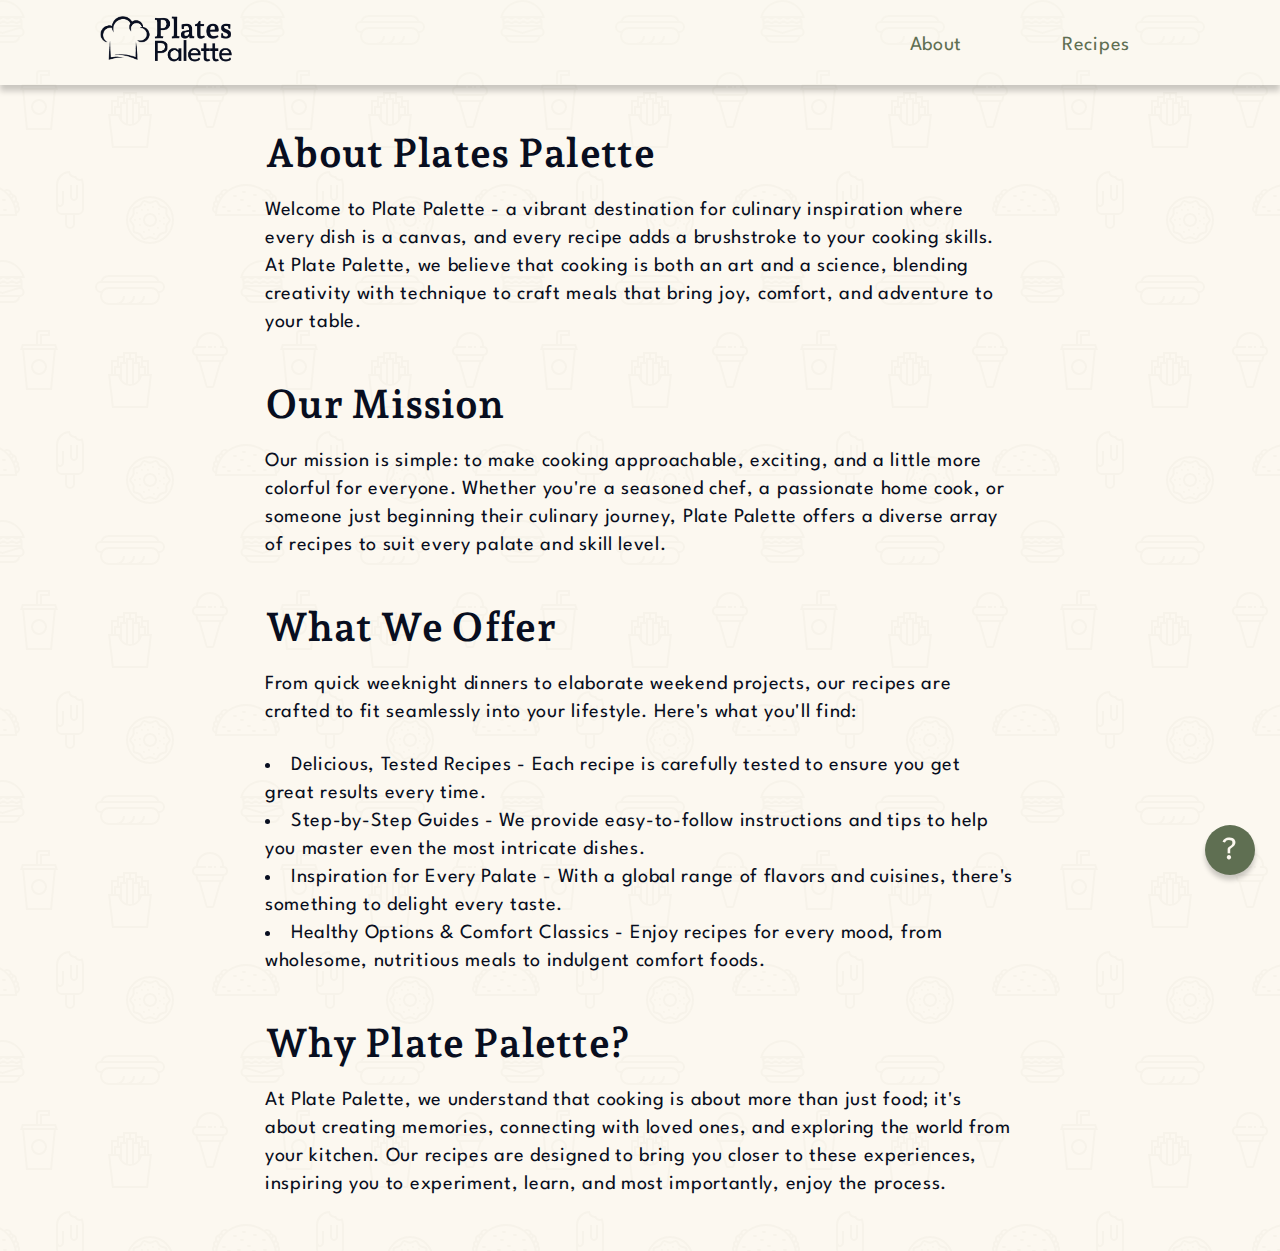
<file: about.html>
<!DOCTYPE html>
<html lang="en">
<head>
    <meta charset="UTF-8">
    <meta name="viewport" content="width=device-width, initial-scale=1.0">
    <link rel="stylesheet" href="styles.css">
    <title>About</title>
    <link rel="icon" href="images/chef-dark.png">
    <link rel="icon" href="images/chef-dark.png" media="(prefers-color-scheme: light)">
    <link rel="icon" href="images/chef-light.png" media="(prefers-color-scheme: dark)">
</head>
<body>
    <header>
        <section class="top-nav">
            <div class="header-logo">
                <a href="index.html"><img src="images/logo-dark.png" alt="Plate Palette Logo" height="50px"></a>
            </div>
            <input id="menu-toggle" type="checkbox">
            <label class="menu-button-container" for="menu-toggle">
            <span class="menu-button"></span>
            </label>
            <ul class="menu">
                <li><a href="about.html">About</a></li>
                <li><a href="recipes.html">Recipes</a></li>
            </ul>
        </section>
    </header>
    <div class="help-button">
        <button>?</button>
    </div>
    <div class="help-modal">
        <div class="help-content">
            <button class="close-button">X</button>
            <img src="images/logo-dark.png" alt="Plate Palette Logo">
            <p>This is where the help information will go. For now, click on the categories on the home page to reach the results page. The "no results" page is accessible by clicking the search icon no matter what input is given. The Plates Palette logo will always bring you back to the homepage.</p>
        </div>
    </div>
    <div class="about-text">
        <h3>About Plates Palette</h3>
        <p>Welcome to Plate Palette - a vibrant destination for culinary inspiration where every dish is a canvas, and every recipe adds a brushstroke to your cooking skills. At Plate Palette, we believe that cooking is both an art and a science, blending creativity with technique to craft meals that bring joy, comfort, and adventure to your table.</p>
        <h3>Our Mission</h3>
        <p>Our mission is simple: to make cooking approachable, exciting, and a little more colorful for everyone. Whether you're a seasoned chef, a passionate home cook, or someone just beginning their culinary journey, Plate Palette offers a diverse array of recipes to suit every palate and skill level.</p>
        <h3>What We Offer</h3>
        <p>From quick weeknight dinners to elaborate weekend projects, our recipes are crafted to fit seamlessly into your lifestyle. Here's what you'll find:</p>
        <ul>
            <li>Delicious, Tested Recipes - Each recipe is carefully tested to ensure you get great results every time.</li>
            <li>Step-by-Step Guides - We provide easy-to-follow instructions and tips to help you master even the most intricate dishes.</li>
            <li>Inspiration for Every Palate - With a global range of flavors and cuisines, there's something to delight every taste.</li>
            <li>Healthy Options & Comfort Classics - Enjoy recipes for every mood, from wholesome, nutritious meals to indulgent comfort foods.</li>
        </ul>
        <h3>Why Plate Palette?</h3>
        <p>At Plate Palette, we understand that cooking is about more than just food; it's about creating memories, connecting with loved ones, and exploring the world from your kitchen. Our recipes are designed to bring you closer to these experiences, inspiring you to experiment, learn, and most importantly, enjoy the process.</p>
    </div>
    <p>&nbsp;</p>
    <script src="index.js"></script>
</body>
</html>
</file>
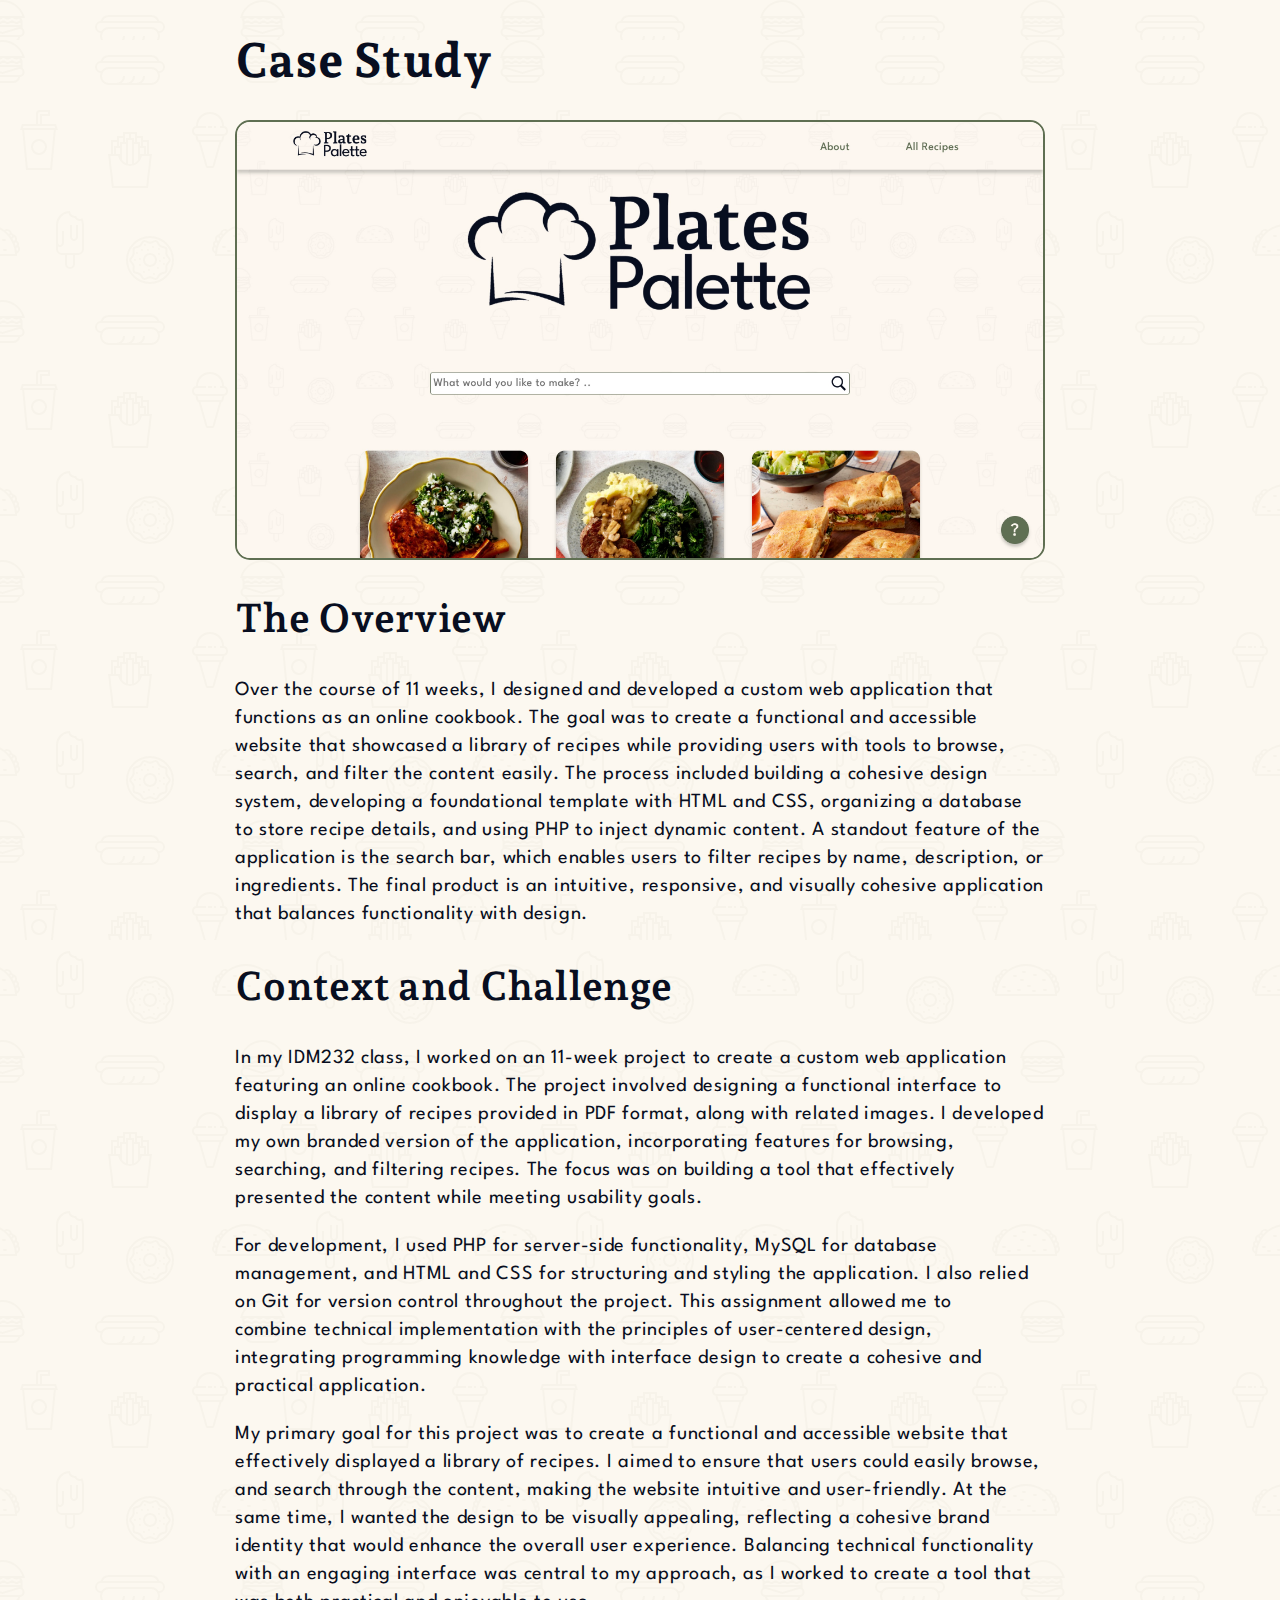
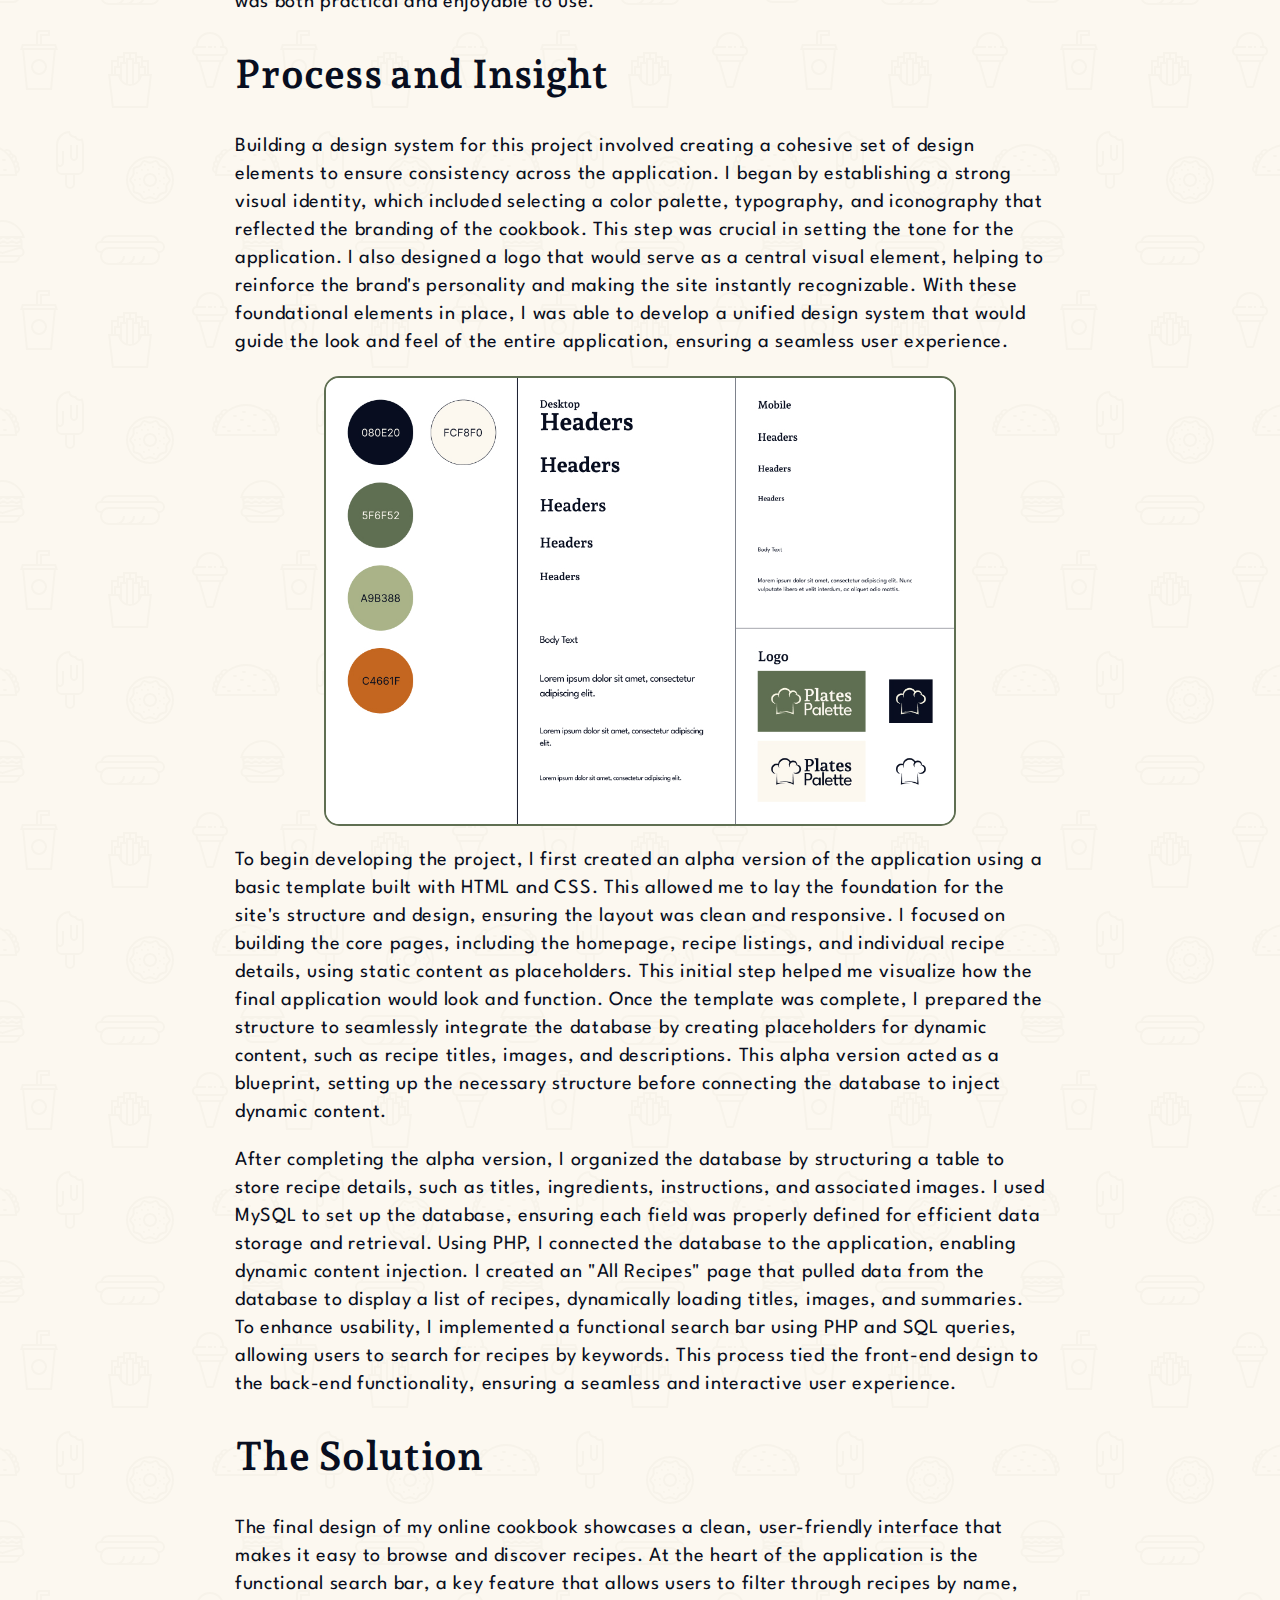
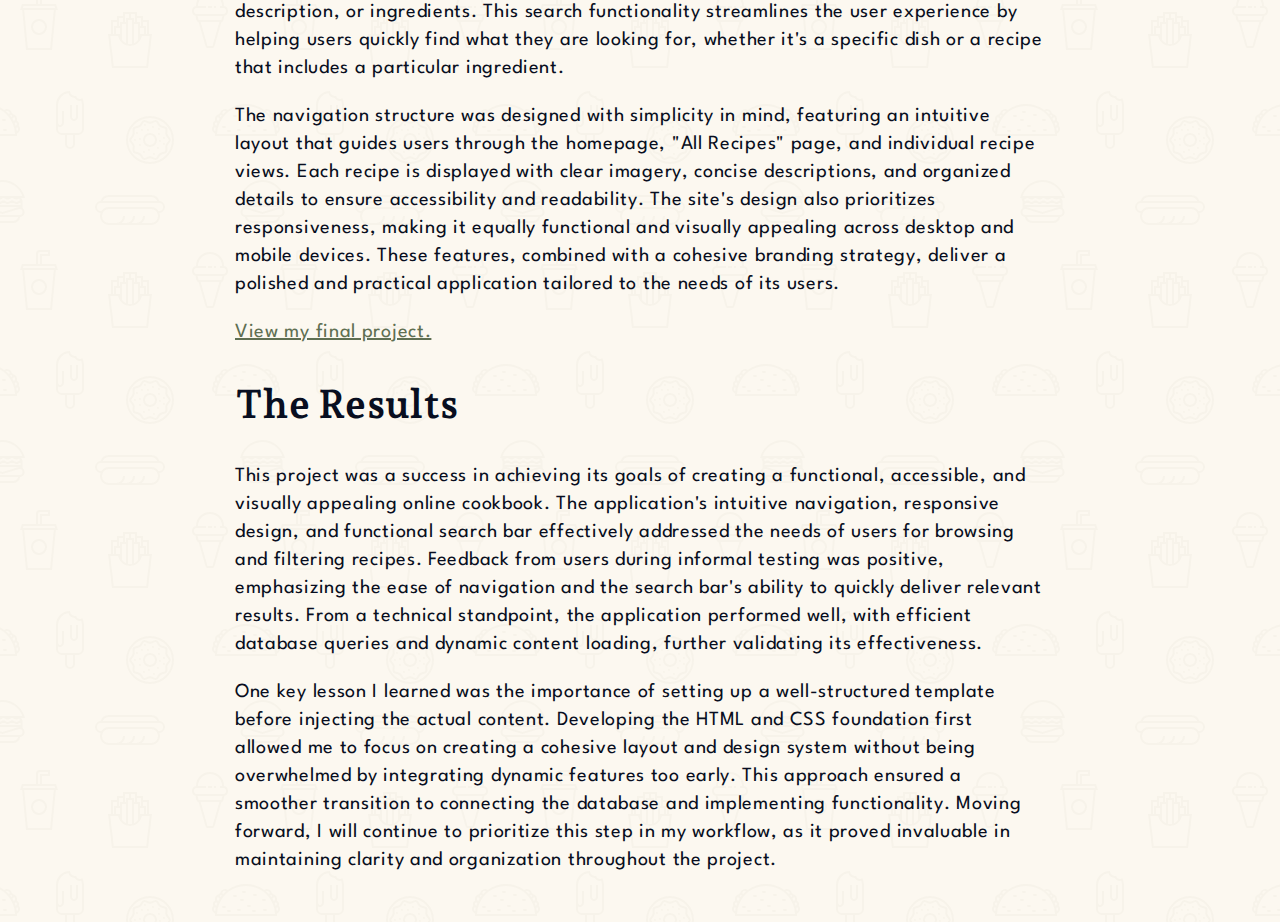
<file: case-study.html>
<!DOCTYPE html>
<html lang="en">
<head>
    <meta charset="UTF-8">
    <meta name="viewport" content="width=device-width, initial-scale=1.0">
    <link rel="icon" href="final/book.png">
    <title>Case Study</title>
    <link rel="stylesheet" href="styles.css">
</head>
<body>
    <div class="case-study">
        <h2>Case Study</h2>
        <div class="hero">
            <img src="images/hero.jpeg" alt="Hero Image">
        </div>
        <div class="writing">
            <h3>The Overview</h3>
            <p>Over the course of 11 weeks, I designed and developed a custom web application that functions as an online cookbook. The goal was to create a functional and accessible website that showcased a library of recipes while providing users with tools to browse, search, and filter the content easily. The process included building a cohesive design system, developing a foundational template with HTML and CSS, organizing a database to store recipe details, and using PHP to inject dynamic content. A standout feature of the application is the search bar, which enables users to filter recipes by name, description, or ingredients. The final product is an intuitive, responsive, and visually cohesive application that balances functionality with design.</p>
            <h3>Context and Challenge</h3>
            <p>In my IDM232 class, I worked on an 11-week project to create a custom web application featuring an online cookbook. The project involved designing a functional interface to display a library of recipes provided in PDF format, along with related images. I developed my own branded version of the application, incorporating features for browsing, searching, and filtering recipes. The focus was on building a tool that effectively presented the content while meeting usability goals.</p>
            <p>For development, I used PHP for server-side functionality, MySQL for database management, and HTML and CSS for structuring and styling the application. I also relied on Git for version control throughout the project. This assignment allowed me to combine technical implementation with the principles of user-centered design, integrating programming knowledge with interface design to create a cohesive and practical application.</p>
            <p>My primary goal for this project was to create a functional and accessible website that effectively displayed a library of recipes. I aimed to ensure that users could easily browse, and search through the content, making the website intuitive and user-friendly. At the same time, I wanted the design to be visually appealing, reflecting a cohesive brand identity that would enhance the overall user experience. Balancing technical functionality with an engaging interface was central to my approach, as I worked to create a tool that was both practical and enjoyable to use.</p>
            <h3>Process and Insight</h3>
            <p>Building a design system for this project involved creating a cohesive set of design elements to ensure consistency across the application. I began by establishing a strong visual identity, which included selecting a color palette, typography, and iconography that reflected the branding of the cookbook. This step was crucial in setting the tone for the application. I also designed a logo that would serve as a central visual element, helping to reinforce the brand&apos;s personality and making the site instantly recognizable. With these foundational elements in place, I was able to develop a unified design system that would guide the look and feel of the entire application, ensuring a seamless user experience.</p>
            <img src="images/branding.jpg" alt="My Design System">
            <p>To begin developing the project, I first created an alpha version of the application using a basic template built with HTML and CSS. This allowed me to lay the foundation for the site's structure and design, ensuring the layout was clean and responsive. I focused on building the core pages, including the homepage, recipe listings, and individual recipe details, using static content as placeholders. This initial step helped me visualize how the final application would look and function. Once the template was complete, I prepared the structure to seamlessly integrate the database by creating placeholders for dynamic content, such as recipe titles, images, and descriptions. This alpha version acted as a blueprint, setting up the necessary structure before connecting the database to inject dynamic content.</p>
            <p>After completing the alpha version, I organized the database by structuring a table to store recipe details, such as titles, ingredients, instructions, and associated images. I used MySQL to set up the database, ensuring each field was properly defined for efficient data storage and retrieval. Using PHP, I connected the database to the application, enabling dynamic content injection. I created an "All Recipes" page that pulled data from the database to display a list of recipes, dynamically loading titles, images, and summaries. To enhance usability, I implemented a functional search bar using PHP and SQL queries, allowing users to search for recipes by keywords. This process tied the front-end design to the back-end functionality, ensuring a seamless and interactive user experience.</p>
            <h3>The Solution</h3>
            <p>The final design of my online cookbook showcases a clean, user-friendly interface that makes it easy to browse and discover recipes. At the heart of the application is the functional search bar, a key feature that allows users to filter through recipes by name, description, or ingredients. This search functionality streamlines the user experience by helping users quickly find what they are looking for, whether it&apos;s a specific dish or a recipe that includes a particular ingredient.</p>
            <p>The navigation structure was designed with simplicity in mind, featuring an intuitive layout that guides users through the homepage, "All Recipes" page, and individual recipe views. Each recipe is displayed with clear imagery, concise descriptions, and organized details to ensure accessibility and readability. The site&apos;s design also prioritizes responsiveness, making it equally functional and visually appealing across desktop and mobile devices. These features, combined with a cohesive branding strategy, deliver a polished and practical application tailored to the needs of its users.</p>
            <a href="index.php"><p>View my final project.</p></a>
            <h3>The Results</h3>
            <p>This project was a success in achieving its goals of creating a functional, accessible, and visually appealing online cookbook. The application&apos;s intuitive navigation, responsive design, and functional search bar effectively addressed the needs of users for browsing and filtering recipes. Feedback from users during informal testing was positive, emphasizing the ease of navigation and the search bar&apos;s ability to quickly deliver relevant results. From a technical standpoint, the application performed well, with efficient database queries and dynamic content loading, further validating its effectiveness.</p>
            <p>One key lesson I learned was the importance of setting up a well-structured template before injecting the actual content. Developing the HTML and CSS foundation first allowed me to focus on creating a cohesive layout and design system without being overwhelmed by integrating dynamic features too early. This approach ensured a smoother transition to connecting the database and implementing functionality. Moving forward, I will continue to prioritize this step in my workflow, as it proved invaluable in maintaining clarity and organization throughout the project.</p>
        </div>
        <p>&nbsp;</p>
    </div>
</body>
</html>
</file>
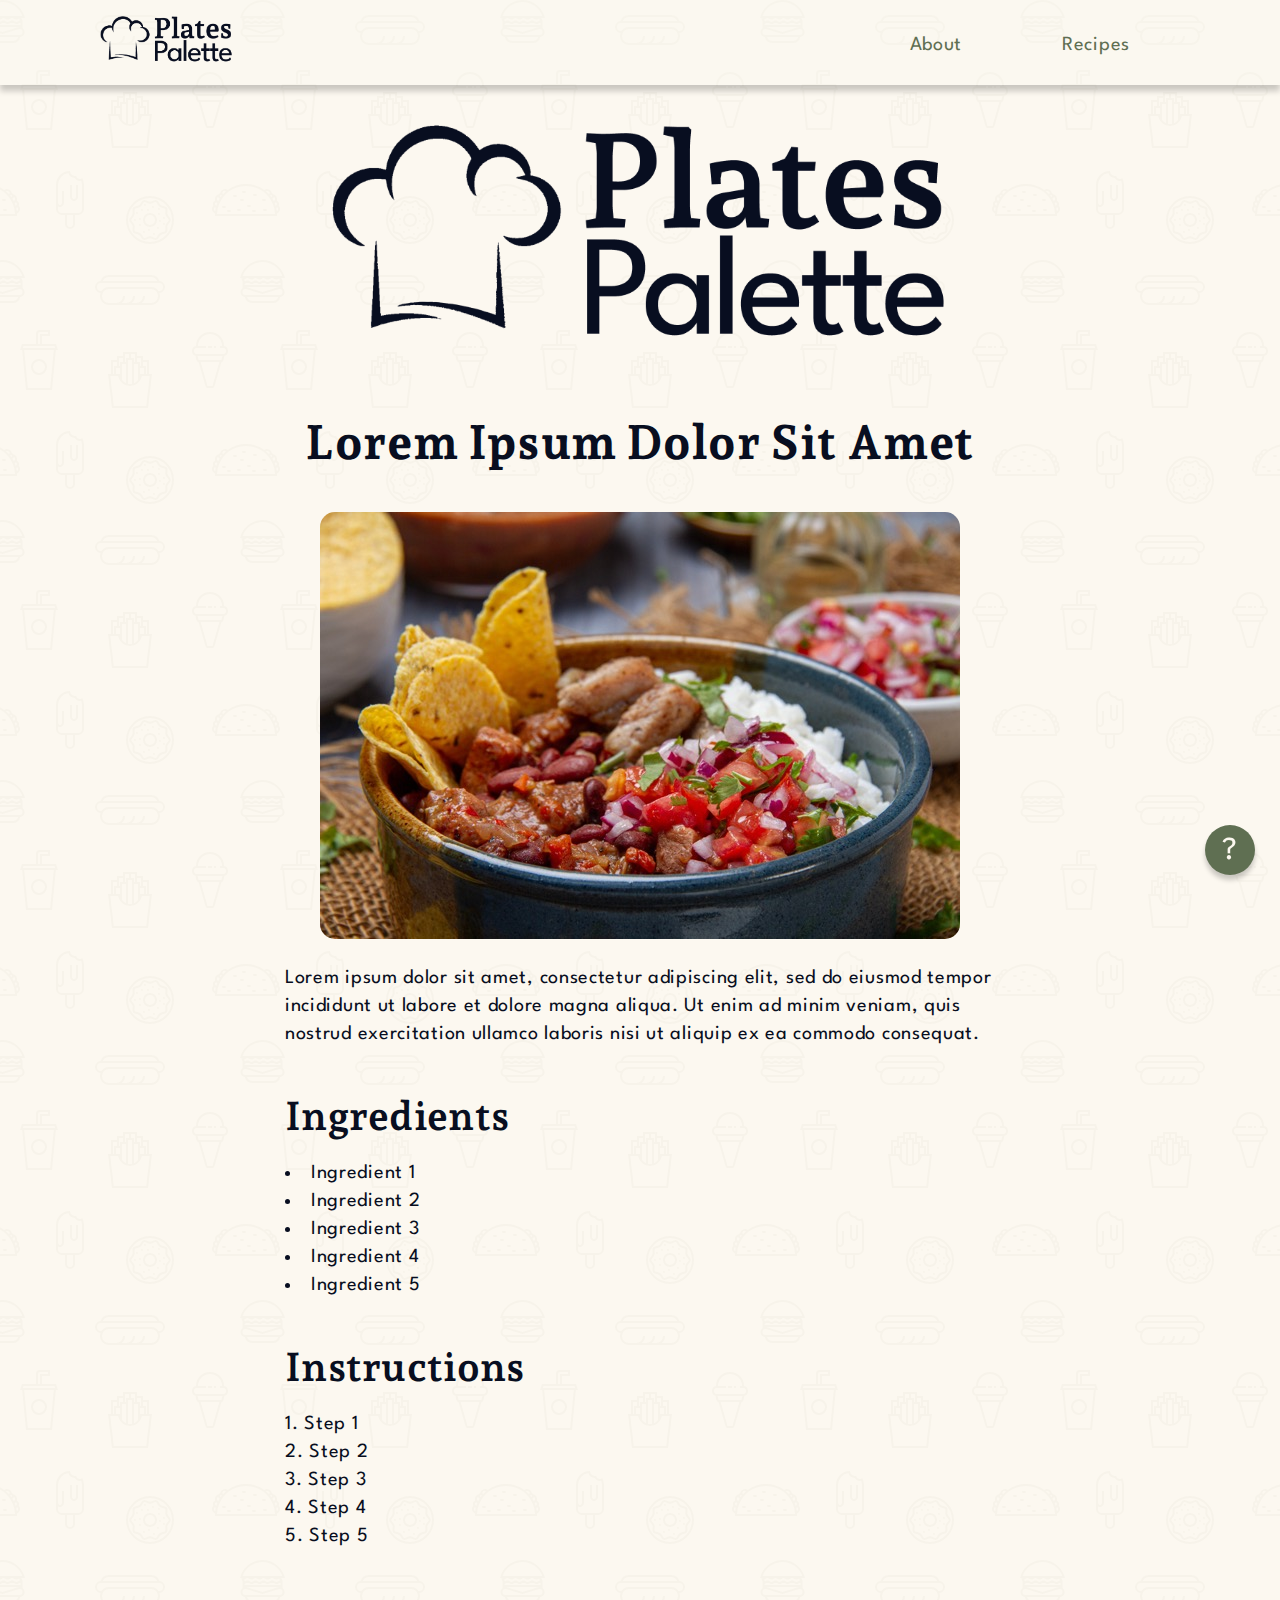
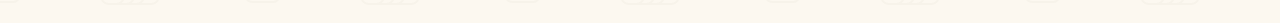
<file: individual-recipe.html>
<!DOCTYPE html>
<html lang="en">
<head>
    <meta charset="UTF-8">
    <meta name="viewport" content="width=device-width, initial-scale=1.0">
    <link rel="stylesheet" href="styles.css">
    <title>Plates Palette</title>
    <link rel="icon" href="images/chef-dark.png">
    <link rel="icon" href="images/chef-dark.png" media="(prefers-color-scheme: light)">
    <link rel="icon" href="images/chef-light.png" media="(prefers-color-scheme: dark)">
</head>
<body>
    <header>
        <section class="top-nav">
            <div class="header-logo">
                <a href="index.html"><img src="images/logo-dark.png" alt="Plate Palette Logo" height="50px"></a>
            </div>
            <input id="menu-toggle" type="checkbox">
            <label class="menu-button-container" for="menu-toggle">
            <span class="menu-button"></span>
            </label>
            <ul class="menu">
                <li><a href="about.html">About</a></li>
                <li><a href="recipes.html">Recipes</a></li>
            </ul>
        </section>
    </header>
    <div class="help-button">
        <button>?</button>
    </div>
    <div class="help-modal">
        <div class="help-content">
            <button class="close-button">X</button>
            <img src="images/logo-dark.png" alt="Plate Palette Logo">
            <p>This is where the help information will go. For now, click on the categories on the home page to reach the results page. The "no results" page is accessible by clicking the search icon no matter what input is given. The Plates Palette logo will always bring you back to the homepage.</p>
        </div>
    </div>
    <div class="logo">
        <a href="index.html">
        <img src="images/logo-dark.png" alt="Plate Palette Logo">
        </a>
    </div>
    <div class="recipe">
        <h2>Lorem Ipsum Dolor Sit Amet</h2>
        <img src="images/chifrijo.jpeg" alt="Chifrijo">
        <div class="recipe-info">
        <p>Lorem ipsum dolor sit amet, consectetur adipiscing elit, sed do eiusmod tempor incididunt ut labore et dolore magna aliqua. Ut enim ad minim veniam, quis nostrud exercitation ullamco laboris nisi ut aliquip ex ea commodo consequat.</p>
            <h3>Ingredients</h3>
            <ul>
                <li>Ingredient 1</li>
                <li>Ingredient 2</li>
                <li>Ingredient 3</li>
                <li>Ingredient 4</li>
                <li>Ingredient 5</li>
            </ul>
            <h3>Instructions</h3>
            <ol>
                <li>Step 1</li>
                <li>Step 2</li>
                <li>Step 3</li>
                <li>Step 4</li>
                <li>Step 5</li>
            </ol>
        </div>
    </div>
    <p>&nbsp;</p>
    <script src="index.js"></script>
</body>
</html>
</file>
<file: styles.css>
@font-face {
    font-family: 'andada-pro';
    src: url('fonts/andada-pro.ttf') format('truetype');
}

@font-face {
    font-family: 'league-spartan';
    src: url('fonts/league-spartan.ttf') format('truetype');
}

:root {
    --cream: #FCF8F0;
    --navy: #080E20;
    --mid-green: #5F6F52;
    --light-green: #A9B388;
    --orange: #C4661F;
}

* {
    box-sizing: border-box;
}

html, body{
    background-color: var(--cream);
    color: var(--navy);
    margin: 0;
    height: 100%;
    text-wrap: pretty;
    background-color: #fcf8f0;
background-image: url("data:image/svg+xml,%3Csvg xmlns='http://www.w3.org/2000/svg' width='260' height='260' viewBox='0 0 260 260'%3E%3Cg fill-rule='evenodd'%3E%3Cg fill='%235f6f52' fill-opacity='0.03'%3E%3Cpath d='M24.37 16c.2.65.39 1.32.54 2H21.17l1.17 2.34.45.9-.24.11V28a5 5 0 0 1-2.23 8.94l-.02.06a8 8 0 0 1-7.75 6h-20a8 8 0 0 1-7.74-6l-.02-.06A5 5 0 0 1-17.45 28v-6.76l-.79-1.58-.44-.9.9-.44.63-.32H-20a23.01 23.01 0 0 1 44.37-2zm-36.82 2a1 1 0 0 0-.44.1l-3.1 1.56.89 1.79 1.31-.66a3 3 0 0 1 2.69 0l2.2 1.1a1 1 0 0 0 .9 0l2.21-1.1a3 3 0 0 1 2.69 0l2.2 1.1a1 1 0 0 0 .9 0l2.21-1.1a3 3 0 0 1 2.69 0l2.2 1.1a1 1 0 0 0 .86.02l2.88-1.27a3 3 0 0 1 2.43 0l2.88 1.27a1 1 0 0 0 .85-.02l3.1-1.55-.89-1.79-1.42.71a3 3 0 0 1-2.56.06l-2.77-1.23a1 1 0 0 0-.4-.09h-.01a1 1 0 0 0-.4.09l-2.78 1.23a3 3 0 0 1-2.56-.06l-2.3-1.15a1 1 0 0 0-.45-.11h-.01a1 1 0 0 0-.44.1L.9 19.22a3 3 0 0 1-2.69 0l-2.2-1.1a1 1 0 0 0-.45-.11h-.01a1 1 0 0 0-.44.1l-2.21 1.11a3 3 0 0 1-2.69 0l-2.2-1.1a1 1 0 0 0-.45-.11h-.01zm0-2h-4.9a21.01 21.01 0 0 1 39.61 0h-2.09l-.06-.13-.26.13h-32.31zm30.35 7.68l1.36-.68h1.3v2h-36v-1.15l.34-.17 1.36-.68h2.59l1.36.68a3 3 0 0 0 2.69 0l1.36-.68h2.59l1.36.68a3 3 0 0 0 2.69 0L2.26 23h2.59l1.36.68a3 3 0 0 0 2.56.06l1.67-.74h3.23l1.67.74a3 3 0 0 0 2.56-.06zM-13.82 27l16.37 4.91L18.93 27h-32.75zm-.63 2h.34l16.66 5 16.67-5h.33a3 3 0 1 1 0 6h-34a3 3 0 1 1 0-6zm1.35 8a6 6 0 0 0 5.65 4h20a6 6 0 0 0 5.66-4H-13.1z'/%3E%3Cpath id='path6_fill-copy' d='M284.37 16c.2.65.39 1.32.54 2H281.17l1.17 2.34.45.9-.24.11V28a5 5 0 0 1-2.23 8.94l-.02.06a8 8 0 0 1-7.75 6h-20a8 8 0 0 1-7.74-6l-.02-.06a5 5 0 0 1-2.24-8.94v-6.76l-.79-1.58-.44-.9.9-.44.63-.32H240a23.01 23.01 0 0 1 44.37-2zm-36.82 2a1 1 0 0 0-.44.1l-3.1 1.56.89 1.79 1.31-.66a3 3 0 0 1 2.69 0l2.2 1.1a1 1 0 0 0 .9 0l2.21-1.1a3 3 0 0 1 2.69 0l2.2 1.1a1 1 0 0 0 .9 0l2.21-1.1a3 3 0 0 1 2.69 0l2.2 1.1a1 1 0 0 0 .86.02l2.88-1.27a3 3 0 0 1 2.43 0l2.88 1.27a1 1 0 0 0 .85-.02l3.1-1.55-.89-1.79-1.42.71a3 3 0 0 1-2.56.06l-2.77-1.23a1 1 0 0 0-.4-.09h-.01a1 1 0 0 0-.4.09l-2.78 1.23a3 3 0 0 1-2.56-.06l-2.3-1.15a1 1 0 0 0-.45-.11h-.01a1 1 0 0 0-.44.1l-2.21 1.11a3 3 0 0 1-2.69 0l-2.2-1.1a1 1 0 0 0-.45-.11h-.01a1 1 0 0 0-.44.1l-2.21 1.11a3 3 0 0 1-2.69 0l-2.2-1.1a1 1 0 0 0-.45-.11h-.01zm0-2h-4.9a21.01 21.01 0 0 1 39.61 0h-2.09l-.06-.13-.26.13h-32.31zm30.35 7.68l1.36-.68h1.3v2h-36v-1.15l.34-.17 1.36-.68h2.59l1.36.68a3 3 0 0 0 2.69 0l1.36-.68h2.59l1.36.68a3 3 0 0 0 2.69 0l1.36-.68h2.59l1.36.68a3 3 0 0 0 2.56.06l1.67-.74h3.23l1.67.74a3 3 0 0 0 2.56-.06zM246.18 27l16.37 4.91L278.93 27h-32.75zm-.63 2h.34l16.66 5 16.67-5h.33a3 3 0 1 1 0 6h-34a3 3 0 1 1 0-6zm1.35 8a6 6 0 0 0 5.65 4h20a6 6 0 0 0 5.66-4H246.9z'/%3E%3Cpath d='M159.5 21.02A9 9 0 0 0 151 15h-42a9 9 0 0 0-8.5 6.02 6 6 0 0 0 .02 11.96A8.99 8.99 0 0 0 109 45h42a9 9 0 0 0 8.48-12.02 6 6 0 0 0 .02-11.96zM151 17h-42a7 7 0 0 0-6.33 4h54.66a7 7 0 0 0-6.33-4zm-9.34 26a8.98 8.98 0 0 0 3.34-7h-2a7 7 0 0 1-7 7h-4.34a8.98 8.98 0 0 0 3.34-7h-2a7 7 0 0 1-7 7h-4.34a8.98 8.98 0 0 0 3.34-7h-2a7 7 0 0 1-7 7h-7a7 7 0 1 1 0-14h42a7 7 0 1 1 0 14h-9.34zM109 27a9 9 0 0 0-7.48 4H101a4 4 0 1 1 0-8h58a4 4 0 0 1 0 8h-.52a9 9 0 0 0-7.48-4h-42z'/%3E%3Cpath d='M39 115a8 8 0 1 0 0-16 8 8 0 0 0 0 16zm6-8a6 6 0 1 1-12 0 6 6 0 0 1 12 0zm-3-29v-2h8v-6H40a4 4 0 0 0-4 4v10H22l-1.33 4-.67 2h2.19L26 130h26l3.81-40H58l-.67-2L56 84H42v-6zm-4-4v10h2V74h8v-2h-8a2 2 0 0 0-2 2zm2 12h14.56l.67 2H22.77l.67-2H40zm13.8 4H24.2l3.62 38h22.36l3.62-38z'/%3E%3Cpath d='M129 92h-6v4h-6v4h-6v14h-3l.24 2 3.76 32h36l3.76-32 .24-2h-3v-14h-6v-4h-6v-4h-8zm18 22v-12h-4v4h3v8h1zm-3 0v-6h-4v6h4zm-6 6v-16h-4v19.17c1.6-.7 2.97-1.8 4-3.17zm-6 3.8V100h-4v23.8a10.04 10.04 0 0 0 4 0zm-6-.63V104h-4v16a10.04 10.04 0 0 0 4 3.17zm-6-9.17v-6h-4v6h4zm-6 0v-8h3v-4h-4v12h1zm27-12v-4h-4v4h3v4h1v-4zm-6 0v-8h-4v4h3v4h1zm-6-4v-4h-4v8h1v-4h3zm-6 4v-4h-4v8h1v-4h3zm7 24a12 12 0 0 0 11.83-10h7.92l-3.53 30h-32.44l-3.53-30h7.92A12 12 0 0 0 130 126z'/%3E%3Cpath d='M212 86v2h-4v-2h4zm4 0h-2v2h2v-2zm-20 0v.1a5 5 0 0 0-.56 9.65l.06.25 1.12 4.48a2 2 0 0 0 1.94 1.52h.01l7.02 24.55a2 2 0 0 0 1.92 1.45h4.98a2 2 0 0 0 1.92-1.45l7.02-24.55a2 2 0 0 0 1.95-1.52L224.5 96l.06-.25a5 5 0 0 0-.56-9.65V86a14 14 0 0 0-28 0zm4 0h6v2h-9a3 3 0 1 0 0 6H223a3 3 0 1 0 0-6H220v-2h2a12 12 0 1 0-24 0h2zm-1.44 14l-1-4h24.88l-1 4h-22.88zm8.95 26l-6.86-24h18.7l-6.86 24h-4.98zM150 242a22 22 0 1 0 0-44 22 22 0 0 0 0 44zm24-22a24 24 0 1 1-48 0 24 24 0 0 1 48 0zm-28.38 17.73l2.04-.87a6 6 0 0 1 4.68 0l2.04.87a2 2 0 0 0 2.5-.82l1.14-1.9a6 6 0 0 1 3.79-2.75l2.15-.5a2 2 0 0 0 1.54-2.12l-.19-2.2a6 6 0 0 1 1.45-4.46l1.45-1.67a2 2 0 0 0 0-2.62l-1.45-1.67a6 6 0 0 1-1.45-4.46l.2-2.2a2 2 0 0 0-1.55-2.13l-2.15-.5a6 6 0 0 1-3.8-2.75l-1.13-1.9a2 2 0 0 0-2.5-.8l-2.04.86a6 6 0 0 1-4.68 0l-2.04-.87a2 2 0 0 0-2.5.82l-1.14 1.9a6 6 0 0 1-3.79 2.75l-2.15.5a2 2 0 0 0-1.54 2.12l.19 2.2a6 6 0 0 1-1.45 4.46l-1.45 1.67a2 2 0 0 0 0 2.62l1.45 1.67a6 6 0 0 1 1.45 4.46l-.2 2.2a2 2 0 0 0 1.55 2.13l2.15.5a6 6 0 0 1 3.8 2.75l1.13 1.9a2 2 0 0 0 2.5.8zm2.82.97a4 4 0 0 1 3.12 0l2.04.87a4 4 0 0 0 4.99-1.62l1.14-1.9a4 4 0 0 1 2.53-1.84l2.15-.5a4 4 0 0 0 3.09-4.24l-.2-2.2a4 4 0 0 1 .97-2.98l1.45-1.67a4 4 0 0 0 0-5.24l-1.45-1.67a4 4 0 0 1-.97-2.97l.2-2.2a4 4 0 0 0-3.09-4.25l-2.15-.5a4 4 0 0 1-2.53-1.84l-1.14-1.9a4 4 0 0 0-5-1.62l-2.03.87a4 4 0 0 1-3.12 0l-2.04-.87a4 4 0 0 0-4.99 1.62l-1.14 1.9a4 4 0 0 1-2.53 1.84l-2.15.5a4 4 0 0 0-3.09 4.24l.2 2.2a4 4 0 0 1-.97 2.98l-1.45 1.67a4 4 0 0 0 0 5.24l1.45 1.67a4 4 0 0 1 .97 2.97l-.2 2.2a4 4 0 0 0 3.09 4.25l2.15.5a4 4 0 0 1 2.53 1.84l1.14 1.9a4 4 0 0 0 5 1.62l2.03-.87zM152 207a1 1 0 1 1 2 0 1 1 0 0 1-2 0zm6 2a1 1 0 1 1 2 0 1 1 0 0 1-2 0zm-11 1a1 1 0 1 1 2 0 1 1 0 0 1-2 0zm-6 0a1 1 0 1 1 2 0 1 1 0 0 1-2 0zm3-5a1 1 0 1 1 2 0 1 1 0 0 1-2 0zm-8 8a1 1 0 1 1 2 0 1 1 0 0 1-2 0zm3 6a1 1 0 1 1 2 0 1 1 0 0 1-2 0zm0 6a1 1 0 1 1 2 0 1 1 0 0 1-2 0zm4 7a1 1 0 1 1 2 0 1 1 0 0 1-2 0zm5-2a1 1 0 1 1 2 0 1 1 0 0 1-2 0zm5 4a1 1 0 1 1 2 0 1 1 0 0 1-2 0zm4-6a1 1 0 1 1 2 0 1 1 0 0 1-2 0zm6-4a1 1 0 1 1 2 0 1 1 0 0 1-2 0zm-4-3a1 1 0 1 1 2 0 1 1 0 0 1-2 0zm4-3a1 1 0 1 1 2 0 1 1 0 0 1-2 0zm-5-4a1 1 0 1 1 2 0 1 1 0 0 1-2 0zm-24 6a1 1 0 1 1 2 0 1 1 0 0 1-2 0zm16 5a5 5 0 1 0 0-10 5 5 0 0 0 0 10zm7-5a7 7 0 1 1-14 0 7 7 0 0 1 14 0zm86-29a1 1 0 0 0 0 2h2a1 1 0 0 0 0-2h-2zm19 9a1 1 0 0 1 1-1h2a1 1 0 0 1 0 2h-2a1 1 0 0 1-1-1zm-14 5a1 1 0 0 0 0 2h2a1 1 0 0 0 0-2h-2zm-25 1a1 1 0 0 0 0 2h2a1 1 0 0 0 0-2h-2zm5 4a1 1 0 0 0 0 2h2a1 1 0 0 0 0-2h-2zm9 0a1 1 0 0 1 1-1h2a1 1 0 0 1 0 2h-2a1 1 0 0 1-1-1zm15 1a1 1 0 0 1 1-1h2a1 1 0 0 1 0 2h-2a1 1 0 0 1-1-1zm12-2a1 1 0 0 0 0 2h2a1 1 0 0 0 0-2h-2zm-11-14a1 1 0 0 1 1-1h2a1 1 0 0 1 0 2h-2a1 1 0 0 1-1-1zm-19 0a1 1 0 0 0 0 2h2a1 1 0 0 0 0-2h-2zm6 5a1 1 0 0 1 1-1h2a1 1 0 0 1 0 2h-2a1 1 0 0 1-1-1zm-25 15c0-.47.01-.94.03-1.4a5 5 0 0 1-1.7-8 3.99 3.99 0 0 1 1.88-5.18 5 5 0 0 1 3.4-6.22 3 3 0 0 1 1.46-1.05 5 5 0 0 1 7.76-3.27A30.86 30.86 0 0 1 246 184c6.79 0 13.06 2.18 18.17 5.88a5 5 0 0 1 7.76 3.27 3 3 0 0 1 1.47 1.05 5 5 0 0 1 3.4 6.22 4 4 0 0 1 1.87 5.18 4.98 4.98 0 0 1-1.7 8c.02.46.03.93.03 1.4v1h-62v-1zm.83-7.17a30.9 30.9 0 0 0-.62 3.57 3 3 0 0 1-.61-4.2c.37.28.78.49 1.23.63zm1.49-4.61c-.36.87-.68 1.76-.96 2.68a2 2 0 0 1-.21-3.71c.33.4.73.75 1.17 1.03zm2.32-4.54c-.54.86-1.03 1.76-1.49 2.68a3 3 0 0 1-.07-4.67 3 3 0 0 0 1.56 1.99zm1.14-1.7c.35-.5.72-.98 1.1-1.46a1 1 0 1 0-1.1 1.45zm5.34-5.77c-1.03.86-2 1.79-2.9 2.77a3 3 0 0 0-1.11-.77 3 3 0 0 1 4-2zm42.66 2.77c-.9-.98-1.87-1.9-2.9-2.77a3 3 0 0 1 4.01 2 3 3 0 0 0-1.1.77zm1.34 1.54c.38.48.75.96 1.1 1.45a1 1 0 1 0-1.1-1.45zm3.73 5.84c-.46-.92-.95-1.82-1.5-2.68a3 3 0 0 0 1.57-1.99 3 3 0 0 1-.07 4.67zm1.8 4.53c-.29-.9-.6-1.8-.97-2.67.44-.28.84-.63 1.17-1.03a2 2 0 0 1-.2 3.7zm1.14 5.51c-.14-1.21-.35-2.4-.62-3.57.45-.14.86-.35 1.23-.63a2.99 2.99 0 0 1-.6 4.2zM275 214a29 29 0 0 0-57.97 0h57.96zM72.33 198.12c-.21-.32-.34-.7-.34-1.12v-12h-2v12a4.01 4.01 0 0 0 7.09 2.54c.57-.69.91-1.57.91-2.54v-12h-2v12a1.99 1.99 0 0 1-2 2 2 2 0 0 1-1.66-.88zM75 176c.38 0 .74-.04 1.1-.12a4 4 0 0 0 6.19 2.4A13.94 13.94 0 0 1 84 185v24a6 6 0 0 1-6 6h-3v9a5 5 0 1 1-10 0v-9h-3a6 6 0 0 1-6-6v-24a14 14 0 0 1 14-14 5 5 0 0 0 5 5zm-17 15v12a1.99 1.99 0 0 0 1.22 1.84 2 2 0 0 0 2.44-.72c.21-.32.34-.7.34-1.12v-12h2v12a3.98 3.98 0 0 1-5.35 3.77 3.98 3.98 0 0 1-.65-.3V209a4 4 0 0 0 4 4h16a4 4 0 0 0 4-4v-24c.01-1.53-.23-2.88-.72-4.17-.43.1-.87.16-1.28.17a6 6 0 0 1-5.2-3 7 7 0 0 1-6.47-4.88A12 12 0 0 0 58 185v6zm9 24v9a3 3 0 1 0 6 0v-9h-6z'/%3E%3Cpath d='M-17 191a1 1 0 0 0 0 2h2a1 1 0 0 0 0-2h-2zm19 9a1 1 0 0 1 1-1h2a1 1 0 0 1 0 2H3a1 1 0 0 1-1-1zm-14 5a1 1 0 0 0 0 2h2a1 1 0 0 0 0-2h-2zm-25 1a1 1 0 0 0 0 2h2a1 1 0 0 0 0-2h-2zm5 4a1 1 0 0 0 0 2h2a1 1 0 0 0 0-2h-2zm9 0a1 1 0 0 1 1-1h2a1 1 0 0 1 0 2h-2a1 1 0 0 1-1-1zm15 1a1 1 0 0 1 1-1h2a1 1 0 0 1 0 2h-2a1 1 0 0 1-1-1zm12-2a1 1 0 0 0 0 2h2a1 1 0 0 0 0-2H4zm-11-14a1 1 0 0 1 1-1h2a1 1 0 0 1 0 2h-2a1 1 0 0 1-1-1zm-19 0a1 1 0 0 0 0 2h2a1 1 0 0 0 0-2h-2zm6 5a1 1 0 0 1 1-1h2a1 1 0 0 1 0 2h-2a1 1 0 0 1-1-1zm-25 15c0-.47.01-.94.03-1.4a5 5 0 0 1-1.7-8 3.99 3.99 0 0 1 1.88-5.18 5 5 0 0 1 3.4-6.22 3 3 0 0 1 1.46-1.05 5 5 0 0 1 7.76-3.27A30.86 30.86 0 0 1-14 184c6.79 0 13.06 2.18 18.17 5.88a5 5 0 0 1 7.76 3.27 3 3 0 0 1 1.47 1.05 5 5 0 0 1 3.4 6.22 4 4 0 0 1 1.87 5.18 4.98 4.98 0 0 1-1.7 8c.02.46.03.93.03 1.4v1h-62v-1zm.83-7.17a30.9 30.9 0 0 0-.62 3.57 3 3 0 0 1-.61-4.2c.37.28.78.49 1.23.63zm1.49-4.61c-.36.87-.68 1.76-.96 2.68a2 2 0 0 1-.21-3.71c.33.4.73.75 1.17 1.03zm2.32-4.54c-.54.86-1.03 1.76-1.49 2.68a3 3 0 0 1-.07-4.67 3 3 0 0 0 1.56 1.99zm1.14-1.7c.35-.5.72-.98 1.1-1.46a1 1 0 1 0-1.1 1.45zm5.34-5.77c-1.03.86-2 1.79-2.9 2.77a3 3 0 0 0-1.11-.77 3 3 0 0 1 4-2zm42.66 2.77c-.9-.98-1.87-1.9-2.9-2.77a3 3 0 0 1 4.01 2 3 3 0 0 0-1.1.77zm1.34 1.54c.38.48.75.96 1.1 1.45a1 1 0 1 0-1.1-1.45zm3.73 5.84c-.46-.92-.95-1.82-1.5-2.68a3 3 0 0 0 1.57-1.99 3 3 0 0 1-.07 4.67zm1.8 4.53c-.29-.9-.6-1.8-.97-2.67.44-.28.84-.63 1.17-1.03a2 2 0 0 1-.2 3.7zm1.14 5.51c-.14-1.21-.35-2.4-.62-3.57.45-.14.86-.35 1.23-.63a2.99 2.99 0 0 1-.6 4.2zM15 214a29 29 0 0 0-57.97 0h57.96z'/%3E%3C/g%3E%3C/g%3E%3C/svg%3E");
}

h1, h2, h3, h4, h5, h6 {
    font-family: 'andada-pro';
}

p, a, ul, ol, input, button {
    font-family: 'league-spartan';
    text-decoration: none;
    font-size: 20px;
    font-weight: 400;
    line-height: 1.4;
    letter-spacing: .7px;
    list-style-position: inside;
}

h1 {
    font-size: 56px;
    font-weight: 800;
    line-height: .85;
    letter-spacing: .5px;
}

h2 {
    font-size: 48px;
    font-weight: 800;
    line-height: .85;
    letter-spacing: .4px;
}

h3 {
    font-size: 40px;
    font-weight: 700;
    line-height: .9;
    letter-spacing: .3px;
}

h4 {
    font-size: 32px;
    font-weight: 700;
    line-height: .9;
    letter-spacing: .25px;
}

h5 {
    font-size: 24px;
    font-weight: 700;
    line-height: .9;
    letter-spacing: .2px;
}

/*header*/
header {
    position: relative;
    width: 100%;
    box-shadow: 0px 6px 6px rgb(0, 0, 0, 0.2);
}

header a{
    color: var(--mid-green);
    text-decoration: none;
}

/*nav bar*/
/*overall*/
.menu {
    vertical-align: center;
    text-align: center;
    font-family: 'crimson-pro';
    font-size: 1.5rem;
}

/*header box*/
.top-nav {
    display: flex;
    flex-direction: row;
    align-items: center;
    justify-content: space-between;
    background-color: rgb(252, 248, 240, 0.2);
    height: 85px;
    padding: 0px 100px;
}

.top-nav img {
    max-height: 50px;
}

.menu {
    display: flex;
    flex-direction: row;
    list-style-type: none;
    margin: 0;
    padding: 0;
}

.menu > li {
    margin: 0 50px;
    overflow: visible;
}

.menu-button-container {
    display: none;
    height: 100%;
    width: 50px;
    cursor: pointer;
    flex-direction: column;
    justify-content: center;
    align-items: center;
}

#menu-toggle {
    display: none;
}

/*hamburger icon*/
.menu-button, .menu-button::before, .menu-button::after {
    display: block;
    background-color: var(--mid-green);
    position: absolute;
    height: 8px;
    width: 55px;
    transition: transform 400ms cubic-bezier(0.23, 1, 0.32, 1);
    border-radius: 10px;
}

.menu-button::before {
    content: '';
    margin-top: -18px;
}

.menu-button::after {
    content: '';
    margin-top: 18px;
}

#menu-toggle:checked + .menu-button-container .menu-button::before {
    margin-top: 0px;
    transform: rotate(405deg);
}

#menu-toggle:checked + .menu-button-container .menu-button {
    background: rgba(255, 255, 255, 0);
}

#menu-toggle:checked + .menu-button-container .menu-button::after {
    margin-top: 0px;
    transform: rotate(-405deg);
}

/*pop-up menu*/
@media (max-width: 699px) {

    .top-nav {
        padding: 0px 50px;
    }

    .menu-button-container {
        display: flex;
    }

    .menu {
        position: absolute;
        top: 0;
        margin-top: 85px;
        left: 0;
        flex-direction: column;
        width: 100%;
        justify-content: center;
        align-items: center;
        box-shadow: rgb(0, 0, 0, 0.2) 0px 6px 6px;
    }

    .menu > li {
        overflow: hidden;
    }

    #menu-toggle ~ .menu li {
        height: 0;
        margin: 0;
        padding: 0;
        border: 0;
        transition: height 400ms cubic-bezier(0.23, 1, 0.32, 1);
    }

    #menu-toggle:checked ~ .menu li {
        border-top: 1px solid var(--cream);
        height: 3em;
        padding: .5em;
        transition: height 400ms cubic-bezier(0.23, 1, 0.32, 1);
    }

    .menu > li {
        display: flex;
        justify-content: center;
        align-items: center;
        margin: 0;
        padding: 1em 0;
        width: 100%;
        background-color: var(--mid-green);
    }

    .menu > li a {
        color: var(--cream);
        padding: 0 10rem;
        display: block;
    }
}

/*help button*/
.help-button button{
    position: fixed;
    z-index: 99;
    width: 50px;
    height: 50px;
    bottom: 25px;
    right: 25px;
    cursor: pointer;
    background-color: var(--mid-green);
    color: var(--cream);
    padding: 5px 10px 10px;
    font-size: 32px;
    border: 0;
    border-radius: 50%;
    box-shadow: 0px 5px 5px 0px rgb(0, 0, 0, 0.2);
}

/*help modal*/
.help-modal {
    display: none;
    position: fixed;
    z-index: 100;
    left: 0;
    top: 0;
    margin: 0;
    width: 100vw;
    height: 100vh;
    background-color: rgba(0, 0, 0, 0.65);
}

.help-content {
    margin: 50px auto;
    padding: 25px 50px;
    width: 80%;
    max-width: 800px;
    background-color: var(--cream);
    border-radius: 20px;
    box-shadow: 0px 10px 10px rgb(0, 0, 0, 0.2);
}

.help-content button {
    display: block;
    float: right;
    width: 40px;
    height: 40px;
    cursor: pointer;
    background-color: var(--mid-green);
    color: var(--cream);
    padding: 6px 10px 10px;
    font-size: 24px;
    border: 0;
    border-radius: 50%;
    box-shadow: 0px 3px 3px 0px rgb(0, 0, 0, 0.2);
}

.help-content img {
    display: block;
    width: 200px;
    margin: 25px auto;
}

/*logo*/
.logo {
    text-align: center;
    height: fit-content;
    margin: 25px 0;
}

.logo a {
    display: inline-block;
    height: fit-content;
    margin: 0;
}

.logo img{
    display: block;
    width: 750px;
    max-width: 95vw;
    margin: 0 auto;
    padding: 0 65px;
}

/*search box*/
.search {
    max-width: 90vw;
    margin: 100px auto;
    display: flex;
    justify-content: center;
    align-items: center;
}

.search form {
    display:flex;
    align-items: center;
}

.search input[type="text"] {
    width: 750px;
    max-width: 90vw;
    padding: 5px 40px 5px 5px;
    border: 1px solid var(--mid-green);
    border-radius: 5px;
}

.search a {
    height: 40px;
}

.search button {
    margin-left: -40px;
    height: 40px;
    width: fit-content;
    background-color: rgba(0, 0, 0, 0);
    padding: 0;
    border: 0;
    border-radius: 5px;
    cursor: pointer;
}

.search img {
    height: 40px;
    padding: 5px;
}

.search-results h3{
    text-align: center ;
}

/*home page*/
/*preview cards*/
.previews {
    display: flex;
    flex-wrap: wrap;
    justify-content: center;
    column-gap: 50px;
    row-gap: 50px;
    margin: 100px 50px 50px;
}

.preview-card {
    display: block;
    width: 300px;
    height: fit-content;
    max-width: 73.33vw;
}

.preview-card img {
    display: block;
    max-width: 100%;
    border-radius: 15px;
    box-shadow: 0px 10px 10px rgb(0, 0, 0, 0.2);
}

.preview-card h3 {
    display: block;
    width: fit-content;
    margin: -25px auto 0;
    z-index: 1;
    position: relative;    
    padding: 10px;
    background-color: var(--mid-green);
    color: var(--cream);
    text-align: center;    
    border-radius: 10px;
    text-decoration: none;
    box-shadow: 0px 10px 10px rgb(0, 0, 0, 0.2);
}

/*about page*/
.about-text {
    display: block;
    margin: 0 auto;
    max-width: 850px;
}

.about-text h3 {
    display: block;
    margin: 50px 50px 10px;
}

.about-text p, .about-text ul {
    display: block;
    margin: 25px 50px;
    padding: 0;
}

/*recipes page*/
.recipes {
    display: flex;
    flex-wrap: wrap;
    justify-content: center;
    column-gap: 50px;
    row-gap: 50px;
    margin: 100px 50px 50px;
}

.recipe-card {
    display: block;
    width: 300px;
    height: 503px;
    background-color: var(--light-green);
    border-radius: 15px;
    box-shadow: 0px 5px 5px rgb(0, 0, 0, 0.2);
}

.recipe-card img {
    display: block;
    width: 100%;
    border-radius: 15px 15px 0 0;
}

.recipe-card h4, .recipe-card p {
    padding: 0 15px;
    color: var(--navy);
}

.recipe-card h4 {
    margin: 20px 0;
}

.recipe-card p {
    margin: 10px 0 20px;
}

/*no results page*/
.no-results {
    text-align: center;
    margin: 100px 50px;
}

.no-results p {
    font-size: 32px;
}

/*individual recipe*/
.recipe {
    max-width: 850px;
    margin: 0 auto;
    padding: 0 20px;
    overflow: hidden;
}

.recipe h2 {
    text-align: center;
    margin: 50px;
}

.recipe h3 {
    display: block;
    margin: 50px 0 10px;
}

.recipe img {
    display: block;
    max-width: 850px;
    max-height: 70vh;
    margin: 0 auto;
    border-radius: 15px;
}

.recipe-img img {
    box-shadow: 0px 10px 10px rgb(0, 0, 0, 0.2);
    max-width: 100%;
}

.recipe-info {
    display: block;
    margin: 0 50px;
}

.recipe p, .recipe ul, .recipe ol{
    display: block;
    margin: 25px auto;
    padding: 0;
}

.ingredients-img img{
    box-shadow: none;
}

.step-img {
    margin: 10px auto 50px;
}

.step-img img {
    box-shadow: 0px 10px 10px rgb(0, 0, 0, 0.2);
}

.case-study {
    max-width: 850px;
    margin: 0 auto;
    padding: 0 20px;
}

.case-study img {
    display: block;
    max-width: 100%;
    max-height: 50vh;
    margin: 0 auto;
    border: 2px solid var(--mid-green);
    border-radius: 15px;
}

.case-study a {
    color:var(--mid-green);
    text-decoration: underline;
}
</file>
